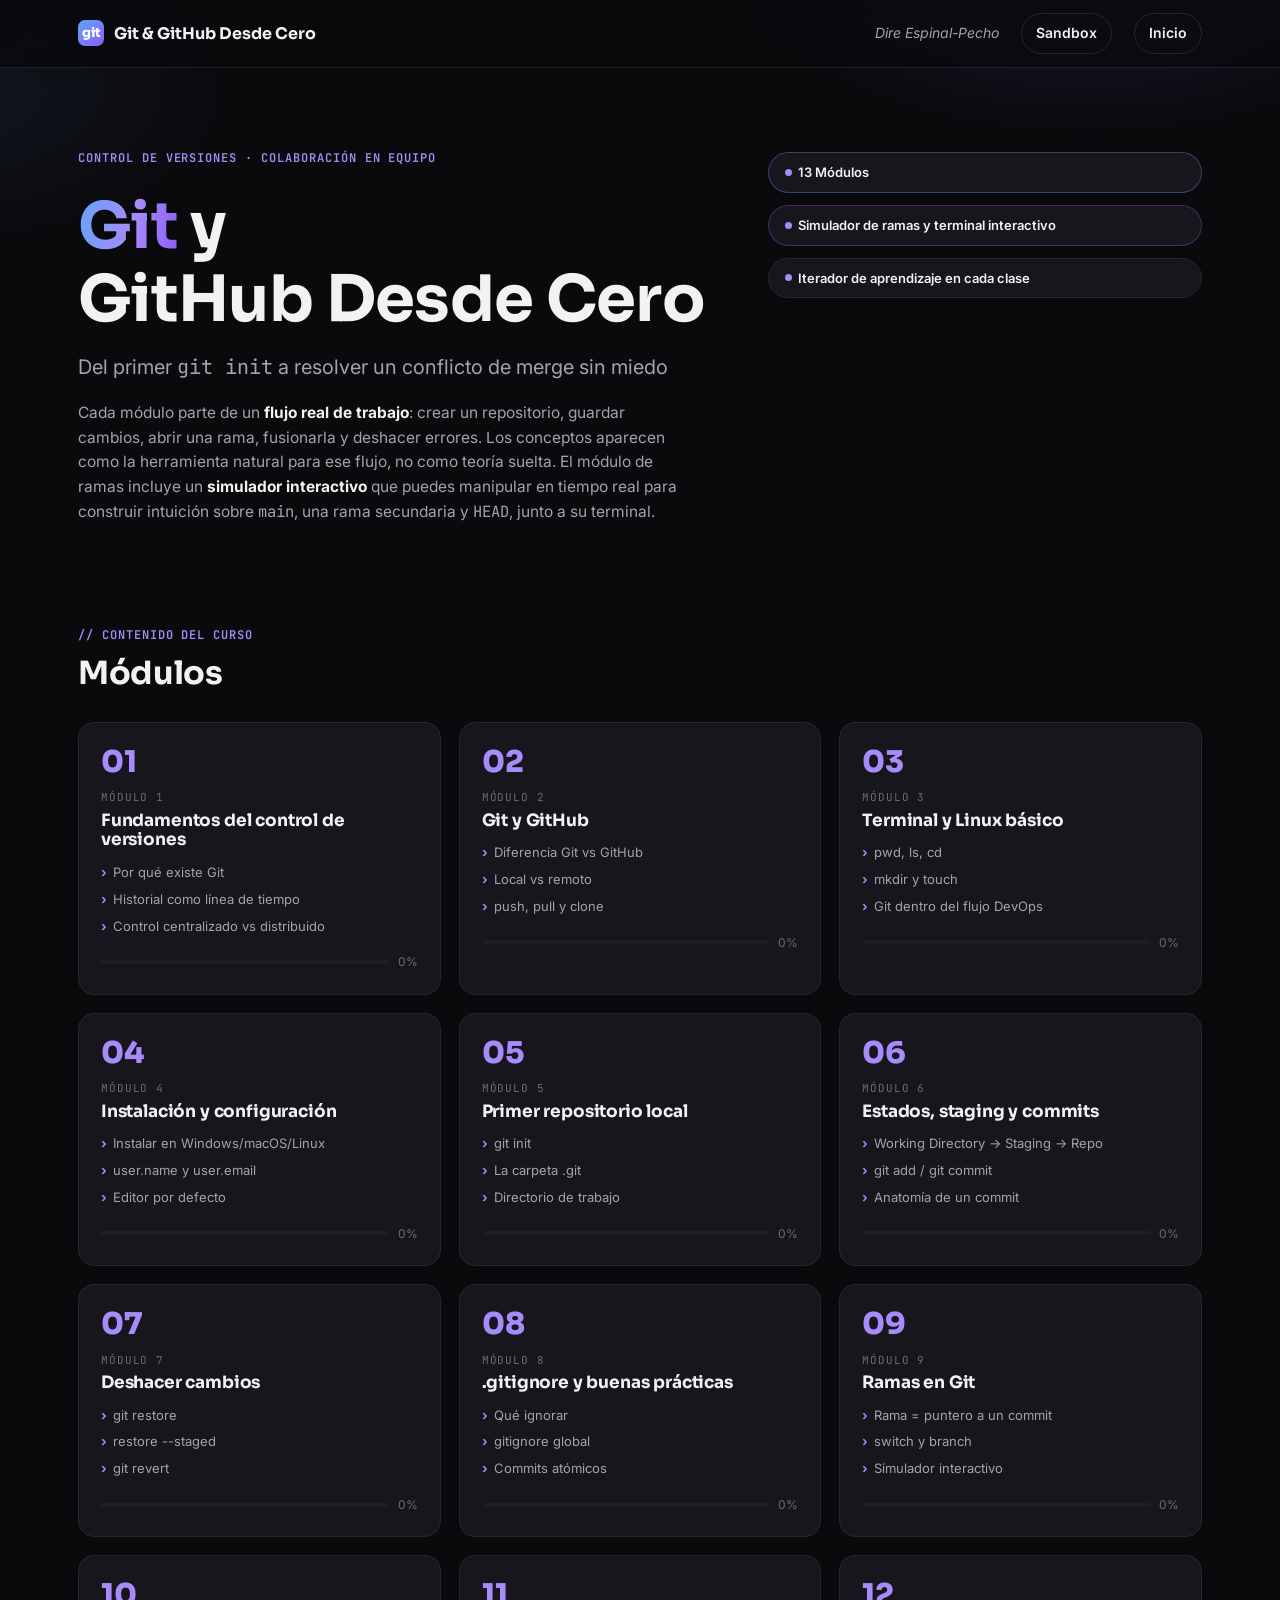
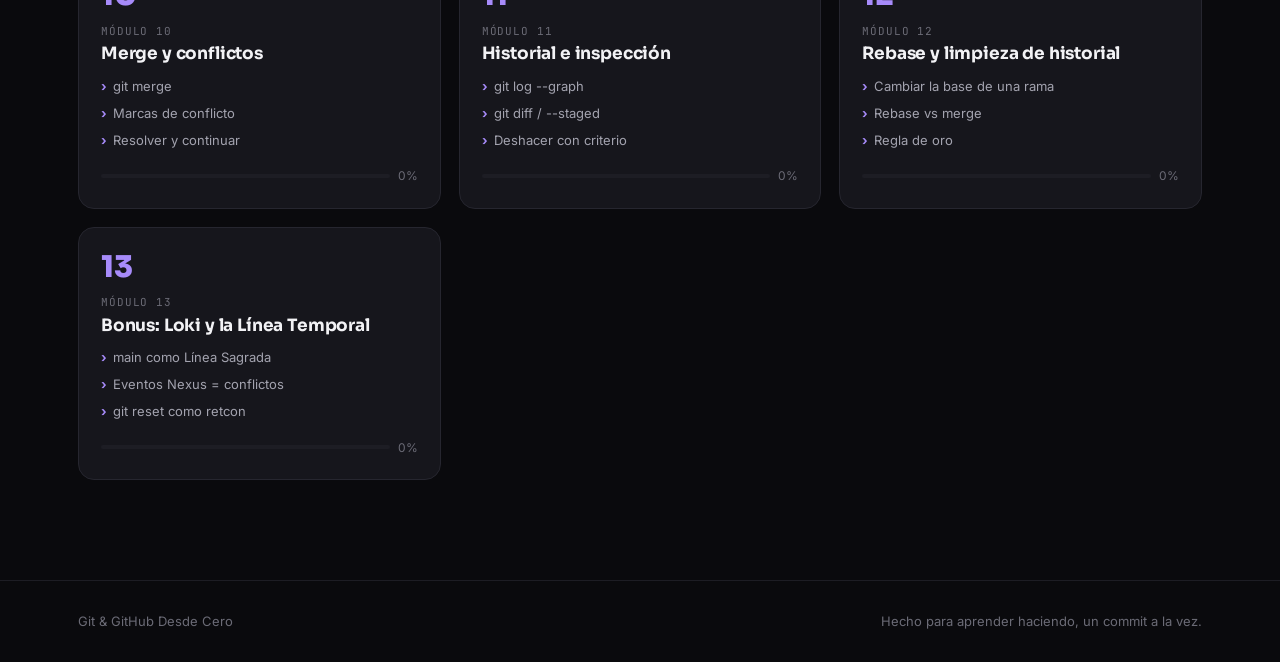
<file: Github/Web/index.html>
<!doctype html>
<html lang="es">
<head>
<meta charset="UTF-8" />
<meta name="viewport" content="width=device-width, initial-scale=1" />
<title>Git y GitHub Desde Cero</title>
<meta name="description" content="Curso interactivo de Git y GitHub: control de versiones, ramas, merges y rebase con simuladores paso a paso." />
<link rel="stylesheet" href="variables.css" />
<link rel="stylesheet" href="base.css" />
<link rel="stylesheet" href="layout.css" />
<link rel="stylesheet" href="components.css" />
<link rel="stylesheet" href="responsive.css" />
</head>
<body>

<header class="site-header">
  <div class="container">
    <a class="brand" href="index.html">
      <span class="brand-mark">git</span>
      <span>Git &amp; GitHub Desde Cero</span>
    </a>
    <div class="header-right" id="headerRight">
      <span class="header-author">Dire Espinal-Pecho</span>
      <a class="nav-link" href="sandbox.html">Sandbox</a>
      <a class="nav-link" href="index.html">Inicio</a>
    </div>
    <button class="menu-toggle" id="menuToggle" aria-label="Abrir menú"><span></span></button>
  </div>
</header>

<main>
  <section class="hero">
    <div class="container hero-grid">
      <div>
        <span class="eyebrow">Control de versiones · Colaboración en equipo</span>
        <h1><span class="gradient-text">Git</span> y<br />GitHub Desde Cero</h1>
        <p class="subtitle">Del primer <code>git init</code> a resolver un conflicto de merge sin miedo</p>
        <p class="lede">Cada módulo parte de un <strong>flujo real de trabajo</strong>: crear un repositorio,
          guardar cambios, abrir una rama, fusionarla y deshacer errores. Los conceptos aparecen como la
          herramienta natural para ese flujo, no como teoría suelta. El módulo de ramas incluye un
          <strong>simulador interactivo</strong> que puedes manipular en tiempo real para construir
          intuición sobre <code>main</code>, una rama secundaria y <code>HEAD</code>, junto a su terminal.</p>
      </div>
      <div class="hero-stats">
        <span class="pill-badge outline-blue"><span class="dot"></span>13 Módulos</span>
        <span class="pill-badge outline-purple"><span class="dot"></span>Simulador de ramas y terminal interactivo</span>
        <span class="pill-badge"><span class="dot"></span>Iterador de aprendizaje en cada clase</span>
      </div>
    </div>
  </section>

  <section class="modules-section">
    <div class="container">
      <span class="eyebrow">// Contenido del curso</span>
      <h2>Módulos</h2>
      <div class="modules-grid" id="modulesGrid"></div>
    </div>
  </section>
</main>

<footer class="site-footer">
  <div class="container">
    <span>Git &amp; GitHub Desde Cero</span>
    <span>Hecho para aprender haciendo, un commit a la vez.</span>
  </div>
</footer>

<script src="modulos-meta.js"></script>
<script src="lecciones-data.js"></script>
<script src="main.js"></script>
</body>
</html>
</file>
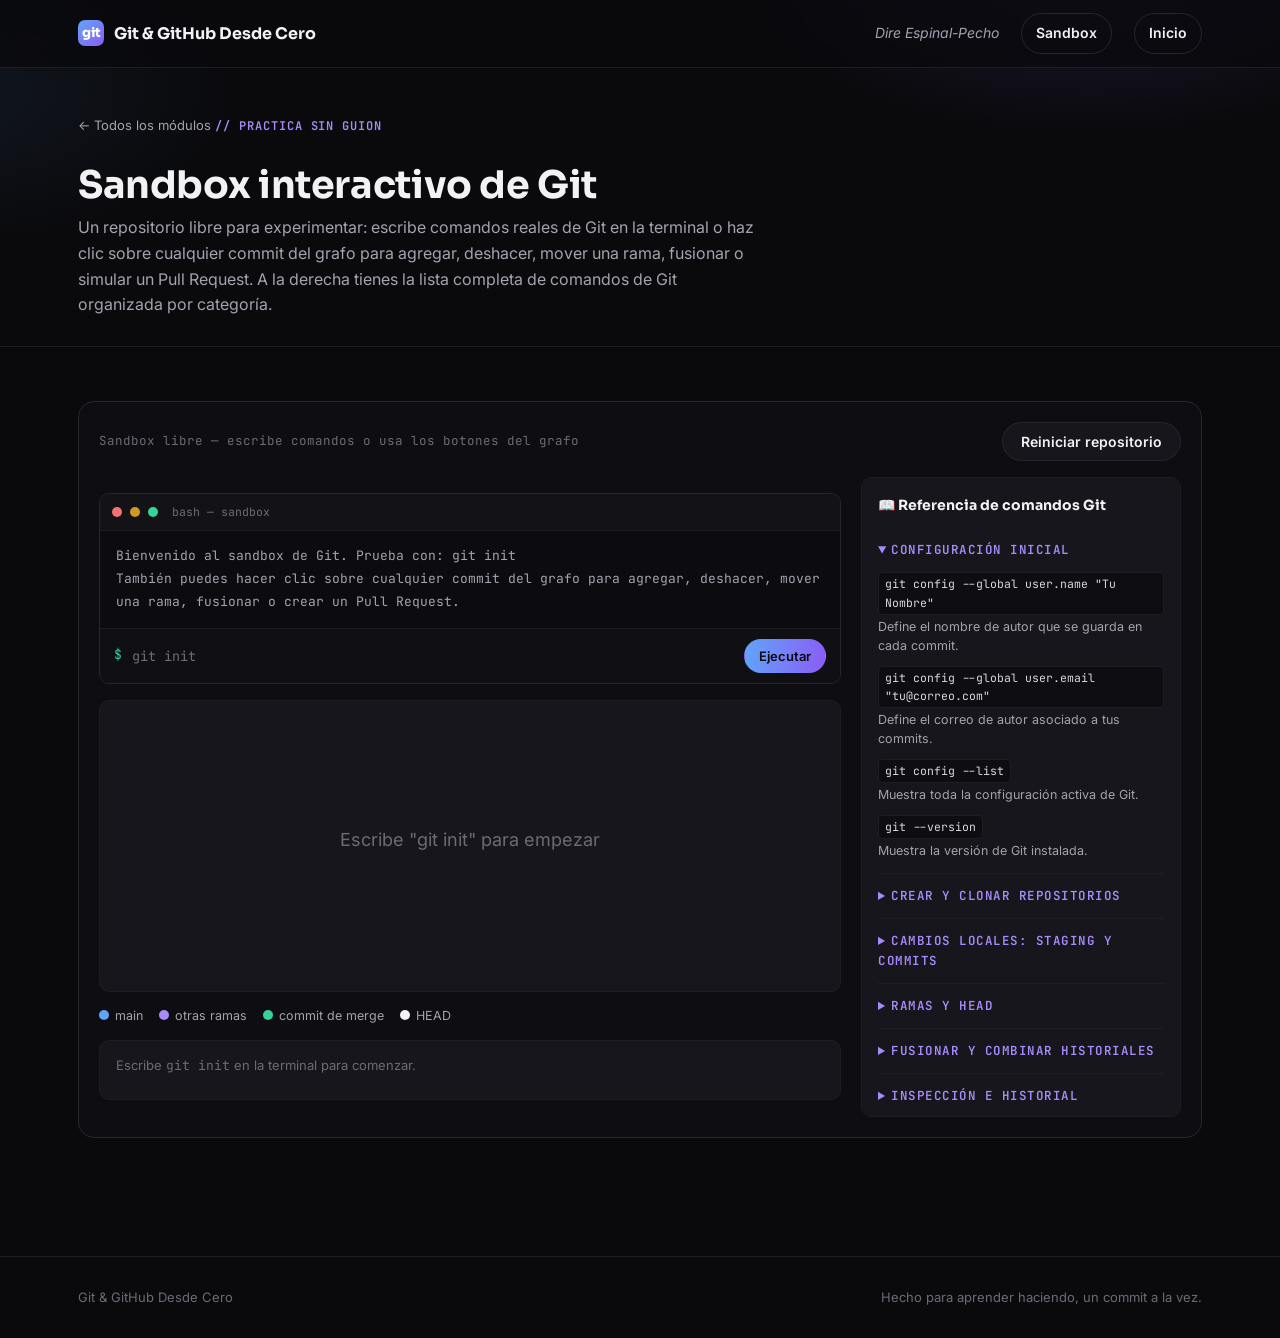
<file: Github/Web/sandbox.html>
<!doctype html>
<html lang="es">
<head>
<meta charset="UTF-8" />
<meta name="viewport" content="width=device-width, initial-scale=1" />
<title>Sandbox interactivo · Git y GitHub Desde Cero</title>
<meta name="description" content="Practica Git libremente: escribe comandos o manipula el grafo de commits, ramas y HEAD directamente." />
<link rel="stylesheet" href="variables.css" />
<link rel="stylesheet" href="base.css" />
<link rel="stylesheet" href="layout.css" />
<link rel="stylesheet" href="components.css" />
<link rel="stylesheet" href="git-sandbox.css" />
<link rel="stylesheet" href="responsive.css" />
</head>
<body>

<header class="site-header">
  <div class="container">
    <a class="brand" href="index.html">
      <span class="brand-mark">git</span>
      <span>Git &amp; GitHub Desde Cero</span>
    </a>
    <div class="header-right" id="headerRight">
      <span class="header-author">Dire Espinal-Pecho</span>
      <a class="nav-link" href="sandbox.html">Sandbox</a>
      <a class="nav-link" href="index.html">Inicio</a>
    </div>
    <button class="menu-toggle" id="menuToggle" aria-label="Abrir menú"><span></span></button>
  </div>
</header>

<main>
  <section class="lesson-header">
    <div class="container">
      <a class="lesson-back" href="index.html">← Todos los módulos</a>
      <span class="eyebrow">// Practica sin guion</span>
      <h1>Sandbox interactivo de Git</h1>
      <p class="lesson-desc">Un repositorio libre para experimentar: escribe comandos reales de Git en la
        terminal o haz clic sobre cualquier commit del grafo para agregar, deshacer, mover una rama,
        fusionar o simular un Pull Request. A la derecha tienes la lista completa de comandos de Git
        organizada por categoría.</p>
    </div>
  </section>

  <section class="lesson-body">
    <div class="container">
      <div id="sandboxMount"></div>
    </div>
  </section>
</main>

<footer class="site-footer">
  <div class="container">
    <span>Git &amp; GitHub Desde Cero</span>
    <span>Hecho para aprender haciendo, un commit a la vez.</span>
  </div>
</footer>

<script src="git-comandos-data.js"></script>
<script src="git-sandbox.js"></script>
<script>
  document.addEventListener("DOMContentLoaded", () => {
    window.GitSandbox.mount(document.getElementById("sandboxMount"));

    const toggle = document.getElementById("menuToggle");
    const nav = document.getElementById("headerRight");
    if (toggle && nav) toggle.addEventListener("click", () => nav.classList.toggle("is-open"));
  });
</script>
</body>
</html>
</file>
<file: Github/Web/variables.css>
:root {
  --bg: #0a0a0d;
  --bg-elevated: #121216;
  --bg-card: #16161c;
  --bg-card-hover: #1b1b22;
  --bg-inset: #0e0e12;

  --border: #26262f;
  --border-soft: #1d1d24;
  --border-strong: #34343f;

  --text-primary: #f2f2f5;
  --text-secondary: #a3a3af;
  --text-muted: #6b6b76;

  --purple: #8b5cf6;
  --purple-light: #a78bfa;
  --purple-dim: #6d43c9;
  --violet-soft: rgba(139, 92, 246, 0.12);
  --violet-border: rgba(139, 92, 246, 0.35);
  --blue: #60a5fa;

  --state-main: #60a5fa;
  --state-branch: #a78bfa;
  --state-head: #f5f5f7;
  --state-ok: #34d399;
  --state-warn: #d29922;
  --state-danger: #f87171;

  --font-display: "Sora", "Inter", system-ui, sans-serif;
  --font-body: "Inter", system-ui, -apple-system, sans-serif;
  --font-mono: "JetBrains Mono", "Fira Code", ui-monospace, monospace;

  --radius-sm: 6px;
  --radius-md: 10px;
  --radius-lg: 16px;
  --radius-pill: 999px;

  --shadow-card: 0 1px 0 rgba(255, 255, 255, 0.03) inset, 0 8px 24px rgba(0, 0, 0, 0.35);
  --shadow-pop: 0 20px 60px rgba(0, 0, 0, 0.55);

  --container: 1180px;
  --header-h: 68px;
}
</file>
<file: Github/Web/base.css>
@import url("https://fonts.googleapis.com/css2?family=Inter:wght@400;500;600;700;800&family=Sora:wght@600;700;800&family=JetBrains+Mono:wght@400;500;600&display=swap");

* { margin: 0; padding: 0; box-sizing: border-box; }

html { scroll-behavior: smooth; }

body {
  background: var(--bg);
  color: var(--text-primary);
  font-family: var(--font-body);
  line-height: 1.6;
  -webkit-font-smoothing: antialiased;
  min-height: 100vh;
}

body {
  background-image:
    radial-gradient(600px 300px at 85% -5%, rgba(139, 92, 246, 0.16), transparent 60%),
    radial-gradient(500px 260px at -5% 10%, rgba(96, 165, 250, 0.08), transparent 60%);
  background-attachment: fixed;
}

img, svg { display: block; max-width: 100%; }

a { color: inherit; text-decoration: none; }

button {
  font-family: inherit;
  cursor: pointer;
  border: none;
  background: none;
  color: inherit;
}

ul, ol { list-style: none; }

h1, h2, h3, h4 {
  font-family: var(--font-display);
  font-weight: 700;
  letter-spacing: -0.01em;
  line-height: 1.15;
}

p { color: var(--text-secondary); }

code, pre, .mono { font-family: var(--font-mono); }

::selection { background: var(--violet-soft); color: var(--text-primary); }

::-webkit-scrollbar { width: 10px; height: 10px; }
::-webkit-scrollbar-track { background: var(--bg); }
::-webkit-scrollbar-thumb { background: var(--border-strong); border-radius: 10px; }
::-webkit-scrollbar-thumb:hover { background: var(--purple-dim); }

:focus-visible {
  outline: 2px solid var(--purple-light);
  outline-offset: 2px;
  border-radius: 4px;
}

@media (prefers-reduced-motion: reduce) {
  *, *::before, *::after {
    animation-duration: 0.001ms !important;
    animation-iteration-count: 1 !important;
    transition-duration: 0.001ms !important;
    scroll-behavior: auto !important;
  }
}

.container {
  width: 100%;
  max-width: var(--container);
  margin: 0 auto;
  padding: 0 28px;
}

.eyebrow {
  display: inline-flex;
  align-items: center;
  gap: 8px;
  font-family: var(--font-mono);
  font-size: 12px;
  font-weight: 600;
  letter-spacing: 0.08em;
  text-transform: uppercase;
  color: var(--purple-light);
}

.gradient-text {
  background: linear-gradient(100deg, var(--blue) 0%, var(--purple-light) 55%, var(--purple) 100%);
  -webkit-background-clip: text;
  background-clip: text;
  color: transparent;
}

.visually-hidden {
  position: absolute !important;
  width: 1px; height: 1px;
  overflow: hidden;
  clip: rect(0 0 0 0);
  white-space: nowrap;
}
</file>
<file: Github/Web/layout.css>
.site-header {
  position: sticky;
  top: 0;
  z-index: 50;
  height: var(--header-h);
  display: flex;
  align-items: center;
  background: rgba(10, 10, 13, 0.78);
  backdrop-filter: blur(10px);
  border-bottom: 1px solid var(--border-soft);
}

.site-header .container {
  display: flex;
  align-items: center;
  justify-content: space-between;
  gap: 16px;
}

.brand {
  display: flex;
  align-items: center;
  gap: 10px;
  font-family: var(--font-display);
  font-weight: 700;
  font-size: 16px;
}

.brand .brand-mark {
  width: 26px;
  height: 26px;
  display: grid;
  place-items: center;
  border-radius: 7px;
  background: linear-gradient(135deg, var(--blue), var(--purple));
  color: #fff;
  font-size: 13px;
  font-weight: 800;
}

.header-right {
  display: flex;
  align-items: center;
  gap: 22px;
  font-size: 14px;
  color: var(--text-secondary);
}

.header-author { font-style: italic; }

.header-right a.nav-link {
  color: var(--text-primary);
  font-weight: 600;
  padding: 8px 14px;
  border-radius: var(--radius-pill);
  border: 1px solid var(--border);
  transition: border-color .2s ease, background .2s ease;
}
.header-right a.nav-link:hover { border-color: var(--violet-border); background: var(--violet-soft); }

.menu-toggle {
  display: none;
  width: 38px; height: 38px;
  border: 1px solid var(--border);
  border-radius: var(--radius-sm);
  align-items: center;
  justify-content: center;
}
.menu-toggle span, .menu-toggle span::before, .menu-toggle span::after {
  content: "";
  display: block;
  width: 16px; height: 2px;
  background: var(--text-primary);
  position: relative;
}
.menu-toggle span::before { position: absolute; top: -5px; }
.menu-toggle span::after { position: absolute; top: 5px; }

.hero {
  padding: 76px 0 40px;
}

.hero-grid {
  display: grid;
  grid-template-columns: 1.5fr 1fr;
  gap: 40px;
  align-items: start;
}

.hero h1 {
  font-size: clamp(38px, 5.4vw, 64px);
  margin: 20px 0 14px;
}

.hero .subtitle {
  font-size: clamp(17px, 2vw, 20px);
  color: var(--text-secondary);
  margin-bottom: 18px;
}

.hero p.lede {
  max-width: 60ch;
  font-size: 15.5px;
  color: var(--text-secondary);
}

.hero p.lede strong { color: var(--text-primary); }

.hero-stats {
  display: flex;
  flex-direction: column;
  gap: 12px;
  padding-top: 8px;
}

.modules-section { padding: 56px 0 100px; }

.modules-section .eyebrow { margin-bottom: 10px; }

.modules-section h2 { font-size: clamp(26px, 3vw, 32px); margin-bottom: 30px; }

.modules-grid {
  display: grid;
  grid-template-columns: repeat(3, 1fr);
  gap: 18px;
}

.lesson-header {
  padding: 44px 0 28px;
  border-bottom: 1px solid var(--border-soft);
}

.lesson-back {
  display: inline-flex;
  align-items: center;
  gap: 6px;
  font-size: 13px;
  color: var(--text-secondary);
  margin-bottom: 18px;
}
.lesson-back:hover { color: var(--purple-light); }

.lesson-header h1 { font-size: clamp(26px, 3.4vw, 38px); margin: 10px 0 8px; }

.lesson-header .lesson-desc { max-width: 68ch; }

.lesson-body {
  padding: 36px 0 100px;
}

.lesson-layout {
  display: grid;
  grid-template-columns: 260px 1fr;
  gap: 34px;
  align-items: start;
}

.lesson-toc {
  position: sticky;
  top: calc(var(--header-h) + 20px);
  display: flex;
  flex-direction: column;
  gap: 4px;
}

.lesson-main {
  min-width: 0;
}

footer.site-footer {
  border-top: 1px solid var(--border-soft);
  padding: 30px 0;
  color: var(--text-muted);
  font-size: 13px;
}
footer.site-footer .container {
  display: flex;
  justify-content: space-between;
  flex-wrap: wrap;
  gap: 10px;
}
</file>
<file: Github/Web/components.css>
.pill-badge {
  display: inline-flex;
  align-items: center;
  gap: 6px;
  padding: 9px 16px;
  border-radius: var(--radius-pill);
  border: 1px solid var(--border);
  background: var(--bg-card);
  font-size: 13px;
  font-weight: 600;
  color: var(--text-primary);
}
.pill-badge .dot { width: 7px; height: 7px; border-radius: 50%; background: var(--purple-light); }
.pill-badge.outline-blue { border-color: rgba(96,165,250,.35); }
.pill-badge.outline-purple { border-color: var(--violet-border); }

.module-card {
  display: block;
  background: var(--bg-card);
  border: 1px solid var(--border);
  border-radius: var(--radius-lg);
  padding: 24px 22px 22px;
  transition: transform .18s ease, border-color .18s ease, background .18s ease;
  height: 100%;
}
.module-card:hover {
  transform: translateY(-3px);
  border-color: var(--violet-border);
  background: var(--bg-card-hover);
}
.module-card .m-num {
  font-family: var(--font-display);
  font-size: 30px;
  font-weight: 800;
  color: var(--purple-light);
  line-height: 1;
}
.module-card .m-label {
  display: block;
  font-family: var(--font-mono);
  font-size: 11px;
  letter-spacing: .08em;
  text-transform: uppercase;
  color: var(--text-muted);
  margin: 10px 0 4px;
}
.module-card .m-title {
  font-family: var(--font-display);
  font-size: 17px;
  font-weight: 700;
  margin-bottom: 12px;
}
.module-card .m-topics { display: flex; flex-direction: column; gap: 6px; }
.module-card .m-topics li {
  font-size: 13px;
  color: var(--text-secondary);
  display: flex;
  align-items: center;
  gap: 6px;
}
.module-card .m-topics li::before { content: "›"; color: var(--purple-light); font-weight: 700; }
.module-card .m-progress-row {
  margin-top: 16px;
  display: flex;
  align-items: center;
  gap: 8px;
  font-size: 12px;
  color: var(--text-muted);
}
.mini-progress {
  flex: 1;
  height: 4px;
  background: var(--border-soft);
  border-radius: 4px;
  overflow: hidden;
}
.mini-progress > span {
  display: block;
  height: 100%;
  background: linear-gradient(90deg, var(--blue), var(--purple));
  width: 0%;
}

.btn {
  display: inline-flex;
  align-items: center;
  gap: 8px;
  padding: 10px 18px;
  border-radius: var(--radius-pill);
  font-size: 14px;
  font-weight: 600;
  border: 1px solid var(--border);
  background: var(--bg-card);
  color: var(--text-primary);
  transition: all .15s ease;
}
.btn:hover { border-color: var(--violet-border); background: var(--bg-card-hover); }
.btn.btn-primary {
  background: linear-gradient(100deg, var(--blue), var(--purple));
  border-color: transparent;
  color: #0a0a0d;
}
.btn.btn-primary:hover { filter: brightness(1.08); }
.btn:disabled { opacity: .4; cursor: not-allowed; }
.btn:disabled:hover { border-color: var(--border); background: var(--bg-card); }

.toc-item {
  display: flex;
  align-items: center;
  gap: 10px;
  padding: 10px 12px;
  border-radius: var(--radius-md);
  font-size: 13.5px;
  color: var(--text-secondary);
  border: 1px solid transparent;
  text-align: left;
  width: 100%;
}
.toc-item .toc-index {
  width: 22px; height: 22px;
  border-radius: 50%;
  display: grid;
  place-items: center;
  font-family: var(--font-mono);
  font-size: 11px;
  background: var(--bg-card);
  border: 1px solid var(--border);
  flex-shrink: 0;
}
.toc-item.is-done .toc-index { background: var(--purple-dim); border-color: var(--purple); color: #fff; }
.toc-item.is-active {
  background: var(--violet-soft);
  border-color: var(--violet-border);
  color: var(--text-primary);
  font-weight: 600;
}
.toc-item.is-active .toc-index { background: var(--purple); border-color: var(--purple); color: #fff; }
.toc-item:hover { color: var(--text-primary); }

.progress-track {
  height: 6px;
  border-radius: 6px;
  background: var(--border-soft);
  overflow: hidden;
  margin: 18px 0 26px;
}
.progress-track > span {
  display: block;
  height: 100%;
  background: linear-gradient(90deg, var(--blue), var(--purple));
  transition: width .3s ease;
}

.step-card {
  background: var(--bg-card);
  border: 1px solid var(--border);
  border-radius: var(--radius-lg);
  padding: 32px clamp(20px, 4vw, 40px);
  min-height: 320px;
}
.step-card .step-kicker {
  font-family: var(--font-mono);
  font-size: 12px;
  color: var(--purple-light);
  letter-spacing: .06em;
  text-transform: uppercase;
  margin-bottom: 10px;
}
.step-card h3.step-title { font-size: clamp(20px, 2.6vw, 26px); margin-bottom: 16px; }
.prose h4 { font-size: 16px; margin: 22px 0 10px; color: var(--text-primary); }
.prose p { margin: 0 0 14px; font-size: 15px; }
.prose strong { color: var(--text-primary); }
.prose ul, .prose ol { margin: 0 0 16px; padding-left: 20px; }
.prose ul { list-style: disc; }
.prose ol { list-style: decimal; }
.prose li { font-size: 15px; color: var(--text-secondary); margin-bottom: 6px; }
.prose li strong { color: var(--text-primary); }
.prose a { color: var(--purple-light); text-decoration: underline; text-underline-offset: 3px; }

.callout {
  border: 1px solid var(--violet-border);
  background: var(--violet-soft);
  border-radius: var(--radius-md);
  padding: 14px 16px;
  font-size: 14px;
  color: var(--text-primary);
  margin: 16px 0;
}
.callout.warn { border-color: rgba(210,153,34,.4); background: rgba(210,153,34,.08); }

.table-wrap { overflow-x: auto; margin: 16px 0; }
table.prose-table { width: 100%; border-collapse: collapse; font-size: 14px; }
table.prose-table th, table.prose-table td {
  border: 1px solid var(--border);
  padding: 10px 14px;
  text-align: left;
}
table.prose-table th { background: var(--bg-inset); color: var(--text-primary); font-family: var(--font-mono); font-size: 12.5px; }
table.prose-table td { color: var(--text-secondary); }

.code-block {
  position: relative;
  background: var(--bg-inset);
  border: 1px solid var(--border);
  border-radius: var(--radius-md);
  margin: 16px 0;
  overflow: hidden;
}
.code-block .code-head {
  display: flex;
  align-items: center;
  justify-content: space-between;
  padding: 8px 12px;
  border-bottom: 1px solid var(--border-soft);
  font-family: var(--font-mono);
  font-size: 11px;
  color: var(--text-muted);
  text-transform: uppercase;
  letter-spacing: .05em;
}
.code-block pre {
  margin: 0;
  padding: 14px 16px;
  overflow-x: auto;
  font-size: 13.5px;
  line-height: 1.6;
  color: #d7d7de;
}
.code-block .copy-btn {
  font-family: var(--font-mono);
  font-size: 11px;
  color: var(--text-secondary);
  border: 1px solid var(--border);
  padding: 3px 9px;
  border-radius: var(--radius-pill);
}
.code-block .copy-btn:hover { color: var(--purple-light); border-color: var(--violet-border); }

.terminal-window {
  background: #0c0c10;
  border: 1px solid var(--border);
  border-radius: var(--radius-md);
  overflow: hidden;
  margin: 16px 0;
}
.terminal-titlebar {
  display: flex;
  align-items: center;
  gap: 8px;
  padding: 9px 12px;
  background: #131317;
  border-bottom: 1px solid var(--border-soft);
}
.terminal-titlebar .tdot { width: 10px; height: 10px; border-radius: 50%; }
.tdot.red { background: #f87171; }
.tdot.yellow { background: #d29922; }
.tdot.green { background: #34d399; }
.terminal-titlebar .tlabel {
  margin-left: 6px;
  font-family: var(--font-mono);
  font-size: 11.5px;
  color: var(--text-muted);
}
.terminal-body {
  padding: 14px 16px;
  font-family: var(--font-mono);
  font-size: 13px;
  line-height: 1.75;
  color: #cfd0d6;
  min-height: 60px;
}
.terminal-body .tline { white-space: pre-wrap; word-break: break-word; }
.terminal-body .tprompt { color: var(--state-ok); }
.terminal-body .tpath { color: var(--blue); }
.terminal-body .tcmd { color: #fff; }
.terminal-body .tout { color: var(--text-secondary); }
.terminal-body .tout.tsuccess { color: var(--state-ok); }
.terminal-body .tout.tdanger { color: var(--state-danger); }
.terminal-body .tcaret {
  display: inline-block;
  width: 7px; height: 14px;
  background: var(--purple-light);
  vertical-align: text-bottom;
  animation: blink 1s step-end infinite;
}
@keyframes blink { 50% { opacity: 0; } }

.step-nav {
  display: flex;
  align-items: center;
  justify-content: space-between;
  gap: 12px;
  margin-top: 26px;
}
.step-nav .step-count { font-family: var(--font-mono); font-size: 12.5px; color: var(--text-muted); }

.diagram-wrap {
  background: var(--bg-inset);
  border: 1px solid var(--border);
  border-radius: var(--radius-md);
  padding: 18px;
  margin: 16px 0;
  overflow-x: auto;
}

.git-visualizer {
  border: 1px solid var(--border);
  border-radius: var(--radius-lg);
  background: var(--bg-inset);
  padding: 20px;
  margin: 18px 0;
}
.gv-toolbar {
  display: flex;
  flex-wrap: wrap;
  align-items: center;
  gap: 10px;
  margin-bottom: 16px;
}
.gv-toolbar .gv-step-label {
  font-family: var(--font-mono);
  font-size: 12.5px;
  color: var(--text-muted);
  margin-right: auto;
}
.gv-stage {
  background: var(--bg-card);
  border: 1px solid var(--border-soft);
  border-radius: var(--radius-md);
  padding: 10px;
  overflow-x: auto;
}
.gv-stage svg { display: block; margin: 0 auto; min-width: 560px; }
.gv-legend {
  display: flex;
  flex-wrap: wrap;
  gap: 16px;
  margin-top: 14px;
  font-size: 12.5px;
  color: var(--text-secondary);
}
.gv-legend span.sw { width: 10px; height: 10px; border-radius: 50%; display: inline-block; margin-right: 6px; }
.gv-explain {
  margin-top: 14px;
  padding: 12px 14px;
  background: var(--bg-card);
  border: 1px solid var(--border-soft);
  border-radius: var(--radius-md);
  font-size: 13.5px;
  color: var(--text-secondary);
}
.gv-explain strong { color: var(--text-primary); }
</file>
<file: Github/Web/responsive.css>
@media (max-width: 980px) {
  .modules-grid { grid-template-columns: repeat(2, 1fr); }
  .hero-grid { grid-template-columns: 1fr; }
  .hero-stats { flex-direction: row; flex-wrap: wrap; }
  .lesson-layout { grid-template-columns: 1fr; }
  .lesson-toc {
    position: static;
    flex-direction: row;
    overflow-x: auto;
    gap: 8px;
    padding-bottom: 6px;
  }
  .toc-item { width: auto; white-space: nowrap; }
}

@media (max-width: 640px) {
  .container { padding: 0 18px; }
  .header-right { gap: 10px; }
  .header-author { display: none; }
  .modules-grid { grid-template-columns: 1fr; }
  .hero { padding: 40px 0 24px; }
  .lesson-header { padding: 30px 0 20px; }
  .step-card { padding: 22px 16px; }
  .step-nav { flex-wrap: wrap; }
  .gv-stage svg { min-width: 480px; }
  table.prose-table { font-size: 12.5px; }
}
</file>
<file: Github/Web/git-sandbox.css>
.git-sandbox {
  border: 1px solid var(--border);
  border-radius: var(--radius-lg);
  background: var(--bg-inset);
  padding: 20px;
  margin: 18px 0;
}

.sbx-layout {
  display: grid;
  grid-template-columns: 1fr 320px;
  gap: 20px;
  align-items: start;
}

.sbx-main { min-width: 0; }

.sbx-input-row {
  display: flex;
  align-items: center;
  gap: 10px;
  padding: 10px 14px;
  border-top: 1px solid var(--border-soft);
  background: #101014;
}
.sbx-prompt {
  font-family: var(--font-mono);
  color: var(--state-ok);
  font-size: 13px;
}
.sbx-input {
  flex: 1;
  background: transparent;
  border: none;
  outline: none;
  font-family: var(--font-mono);
  font-size: 13.5px;
  color: #fff;
  padding: 6px 0;
}
.sbx-input::placeholder { color: var(--text-muted); }
.sbx-input-row .btn { flex-shrink: 0; padding: 8px 14px; font-size: 13px; }

.sbx-actions {
  margin-top: 14px;
  padding: 14px 16px;
  background: var(--bg-card);
  border: 1px solid var(--border-soft);
  border-radius: var(--radius-md);
  min-height: 60px;
}
.sbx-hint { font-size: 13px; color: var(--text-muted); }
.sbx-action-head {
  font-family: var(--font-mono);
  font-size: 12px;
  color: var(--text-muted);
  margin-bottom: 10px;
  text-transform: uppercase;
  letter-spacing: .04em;
}
.sbx-action-head code {
  color: var(--purple-light);
  text-transform: none;
  letter-spacing: 0;
}
.sbx-action-row {
  display: flex;
  flex-wrap: wrap;
  gap: 8px;
}
.sbx-action-row .btn { font-size: 12.5px; padding: 8px 12px; }

.sbx-pr {
  font-size: 13.5px;
}
.sbx-pr-head {
  font-size: 14px;
  margin-bottom: 8px;
  color: var(--text-primary);
}
.sbx-pr-list {
  list-style: none;
  margin: 8px 0 14px;
  padding: 0;
  display: flex;
  flex-direction: column;
  gap: 6px;
}
.sbx-pr-list li {
  font-size: 13px;
  color: var(--text-secondary);
  background: var(--bg-inset);
  border: 1px solid var(--border-soft);
  border-radius: var(--radius-sm);
  padding: 6px 10px;
}
.sbx-pr-list li code { color: var(--purple-light); margin-right: 8px; }

.sbx-ref {
  background: var(--bg-card);
  border: 1px solid var(--border-soft);
  border-radius: var(--radius-md);
  padding: 16px;
  max-height: 640px;
  overflow-y: auto;
  position: sticky;
  top: 90px;
}
.sbx-ref-title {
  font-family: var(--font-display);
  font-size: 14px;
  font-weight: 700;
  margin-bottom: 12px;
  color: var(--text-primary);
}
.sbx-ref-group {
  border-bottom: 1px solid var(--border-soft);
  padding: 8px 0;
}
.sbx-ref-group:last-child { border-bottom: none; }
.sbx-ref-group summary {
  cursor: pointer;
  font-size: 12.5px;
  font-weight: 600;
  color: var(--purple-light);
  font-family: var(--font-mono);
  text-transform: uppercase;
  letter-spacing: .04em;
  padding: 4px 0;
}
.sbx-ref-group ul {
  list-style: none;
  margin: 8px 0 4px;
  padding: 0;
  display: flex;
  flex-direction: column;
  gap: 10px;
}
.sbx-ref-group li { font-size: 12.5px; }
.sbx-ref-group li code {
  display: inline-block;
  background: var(--bg-inset);
  border: 1px solid var(--border-soft);
  border-radius: 4px;
  padding: 2px 6px;
  color: #d7d7de;
  font-size: 11.5px;
  margin-bottom: 3px;
}
.sbx-ref-group li span {
  display: block;
  color: var(--text-secondary);
  line-height: 1.5;
}

@media (max-width: 980px) {
  .sbx-layout { grid-template-columns: 1fr; }
  .sbx-ref { position: static; max-height: none; }
}
</file>
